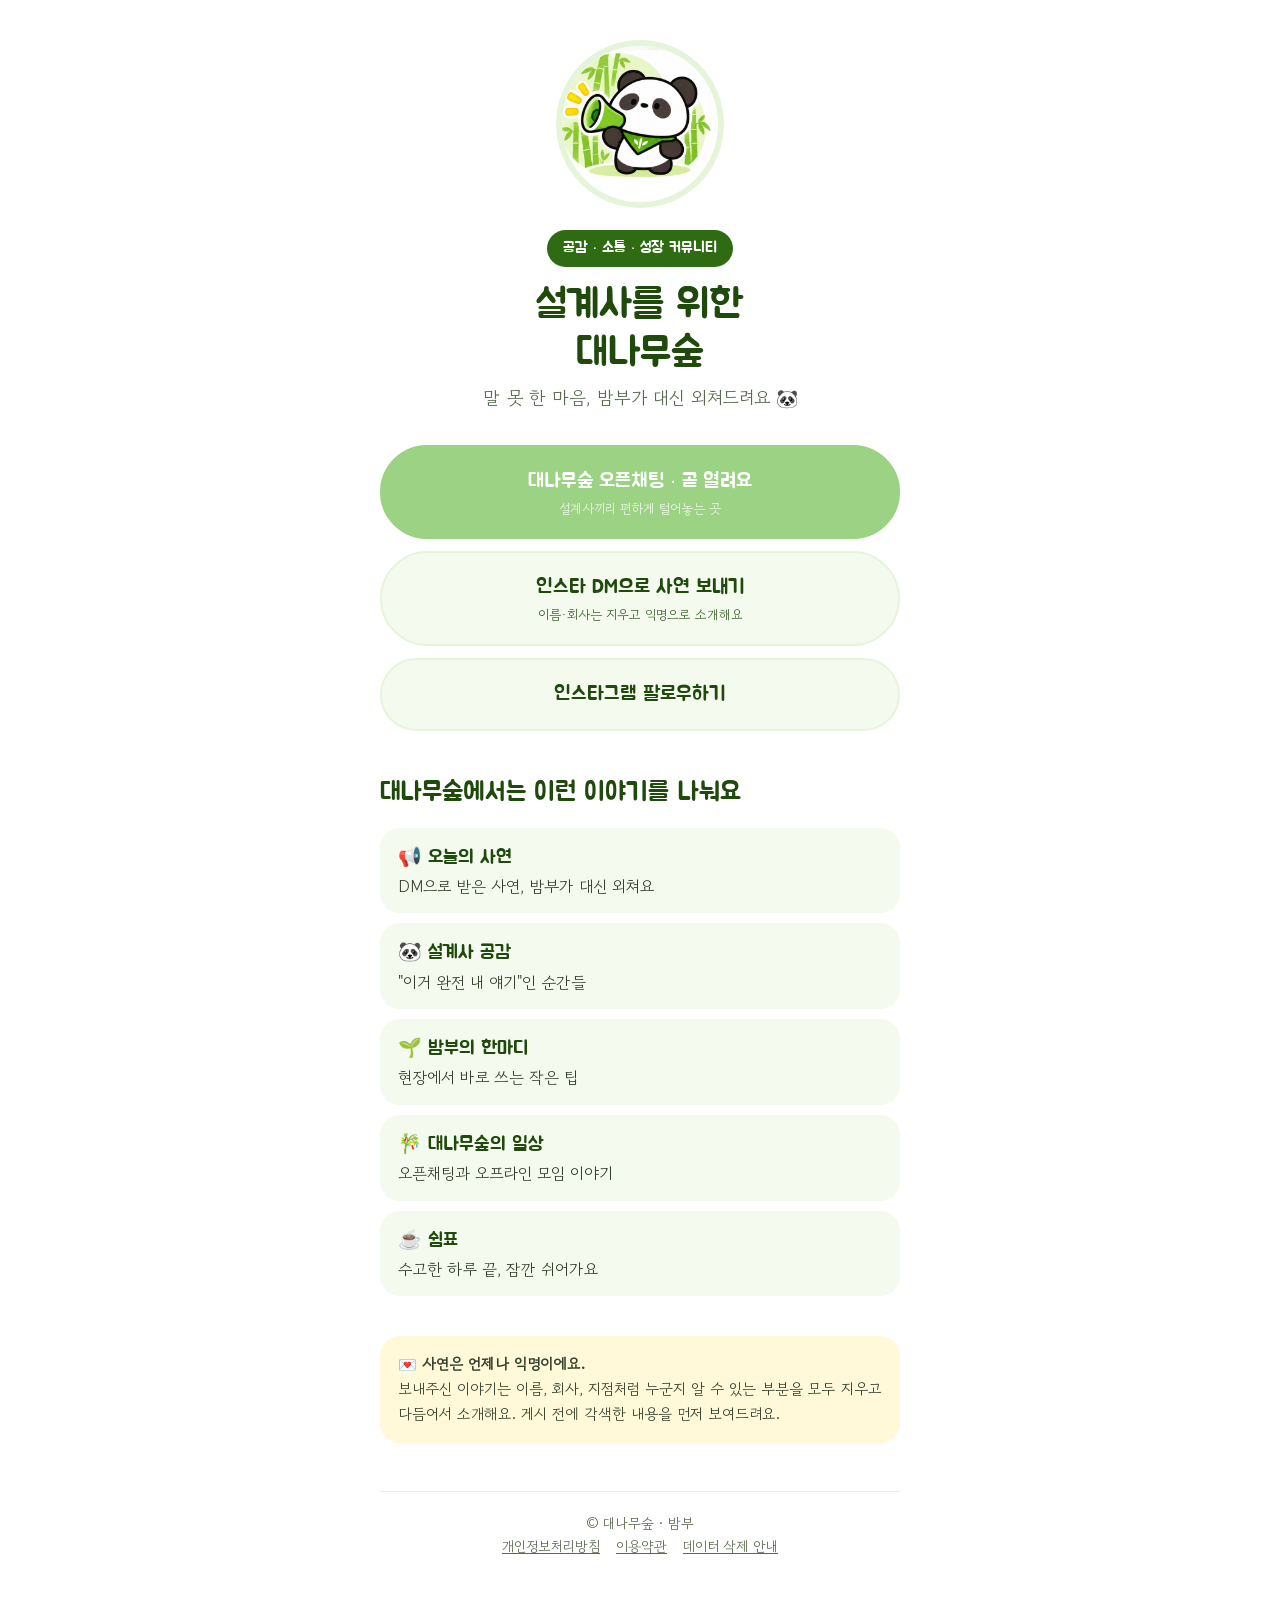
<file: index.html>
<!doctype html><html lang="ko"><head><meta charset="utf-8"><meta name="viewport" content="width=device-width,initial-scale=1"><link rel="preconnect" href="https://fonts.googleapis.com"><link rel="stylesheet" href="https://fonts.googleapis.com/css2?family=Gowun+Dodum&family=Jua&display=swap"><link rel="stylesheet" href="assets/style.css"><link rel="icon" href="assets/bambu.jpg">
<title>설계사를 위한 대나무숲</title>
<meta name="description" content="말 못 한 마음, 밤부가 대신 외쳐드려요. 설계사를 위한 공감·소통·성장 커뮤니티 대나무숲.">
<meta property="og:title" content="설계사를 위한 대나무숲"><meta property="og:description" content="말 못 한 마음, 밤부가 대신 외쳐드려요"><meta property="og:image" content="assets/bambu.jpg">
</head><body><div class="wrap">
<div class="hero">
 <img src="assets/bambu.jpg" alt="확성기를 든 판다 캐릭터 밤부">
 <div style="margin-top:16px"><span class="tag">공감 · 소통 · 성장 커뮤니티</span></div>
 <h1>설계사를 위한<br>대나무숲</h1>
 <p>말 못 한 마음, 밤부가 대신 외쳐드려요 🐼</p>
</div>
<div class="btns">
 <a class="btn main" id="openchat" href="#">대나무숲 오픈채팅 참여하기<small>설계사끼리 편하게 털어놓는 곳</small></a>
 <a class="btn" id="dm" href="#">인스타 DM으로 사연 보내기<small>이름·회사는 지우고 익명으로 소개해요</small></a>
 <a class="btn" id="insta" href="#">인스타그램 팔로우하기</a>
</div>
<section><h2>대나무숲에서는 이런 이야기를 나눠요</h2><div class="cards">
 <div class="card"><b>📢 오늘의 사연</b>DM으로 받은 사연, 밤부가 대신 외쳐요</div>
 <div class="card"><b>🐼 설계사 공감</b>"이거 완전 내 얘기"인 순간들</div>
 <div class="card"><b>🌱 밤부의 한마디</b>현장에서 바로 쓰는 작은 팁</div>
 <div class="card"><b>🎋 대나무숲의 일상</b>오픈채팅과 오프라인 모임 이야기</div>
 <div class="card"><b>☕ 쉼표</b>수고한 하루 끝, 잠깐 쉬어가요</div>
</div></section>
<section><div class="note">💌 <b>사연은 언제나 익명이에요.</b><br>보내주신 이야기는 이름, 회사, 지점처럼 누군지 알 수 있는 부분을 모두 지우고 다듬어서 소개해요. 게시 전에 각색한 내용을 먼저 보여드려요.</div></section>
<footer>© 대나무숲 · 밤부<br><a href="privacy.html">개인정보처리방침</a><a href="terms.html">이용약관</a><a href="data-deletion.html">데이터 삭제 안내</a></footer>
</div>
<script>
// 링크 설정: 아래 값만 바꾸면 버튼이 켜져요
const LINKS = {
  instagram: "https://www.instagram.com/bamboo_forest_official/",
  openchat: ""     // 예: "https://open.kakao.com/o/xxxxxxx"
};
function set(id, url, label){const a=document.getElementById(id); if(url){a.href=url;a.target="_blank";a.rel="noopener";} else {a.classList.add("off"); if(label) a.firstChild.textContent=label;}}
set("openchat", LINKS.openchat, "대나무숲 오픈채팅 · 곧 열려요");
set("dm", LINKS.instagram);
set("insta", LINKS.instagram);
</script>
</body></html>
</file>
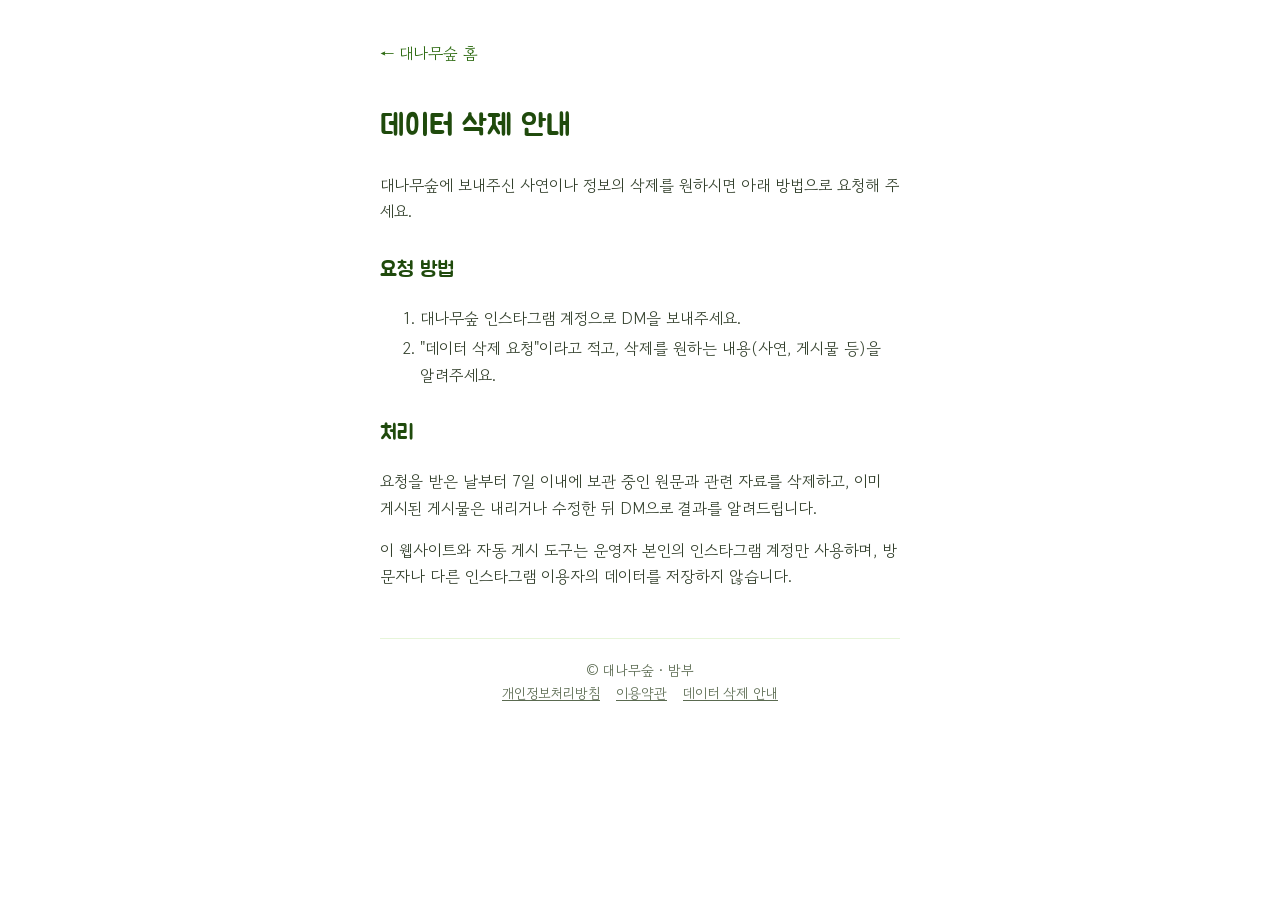
<file: data-deletion.html>
<!doctype html><html lang="ko"><head><meta charset="utf-8"><meta name="viewport" content="width=device-width,initial-scale=1"><link rel="preconnect" href="https://fonts.googleapis.com"><link rel="stylesheet" href="https://fonts.googleapis.com/css2?family=Gowun+Dodum&family=Jua&display=swap"><link rel="stylesheet" href="assets/style.css"><link rel="icon" href="assets/bambu.jpg"><title>데이터 삭제 안내 · 대나무숲</title></head><body><div class="wrap doc">
<a class="back" href="./">← 대나무숲 홈</a>
<h1>데이터 삭제 안내</h1>
<p>대나무숲에 보내주신 사연이나 정보의 삭제를 원하시면 아래 방법으로 요청해 주세요.</p>
<h2>요청 방법</h2>
<ol><li>대나무숲 인스타그램 계정으로 DM을 보내주세요.</li><li>"데이터 삭제 요청"이라고 적고, 삭제를 원하는 내용(사연, 게시물 등)을 알려주세요.</li></ol>
<h2>처리</h2>
<p>요청을 받은 날부터 7일 이내에 보관 중인 원문과 관련 자료를 삭제하고, 이미 게시된 게시물은 내리거나 수정한 뒤 DM으로 결과를 알려드립니다.</p>
<p>이 웹사이트와 자동 게시 도구는 운영자 본인의 인스타그램 계정만 사용하며, 방문자나 다른 인스타그램 이용자의 데이터를 저장하지 않습니다.</p>
<footer>© 대나무숲 · 밤부<br><a href="privacy.html">개인정보처리방침</a><a href="terms.html">이용약관</a><a href="data-deletion.html">데이터 삭제 안내</a></footer>
</div></body></html>
</file>
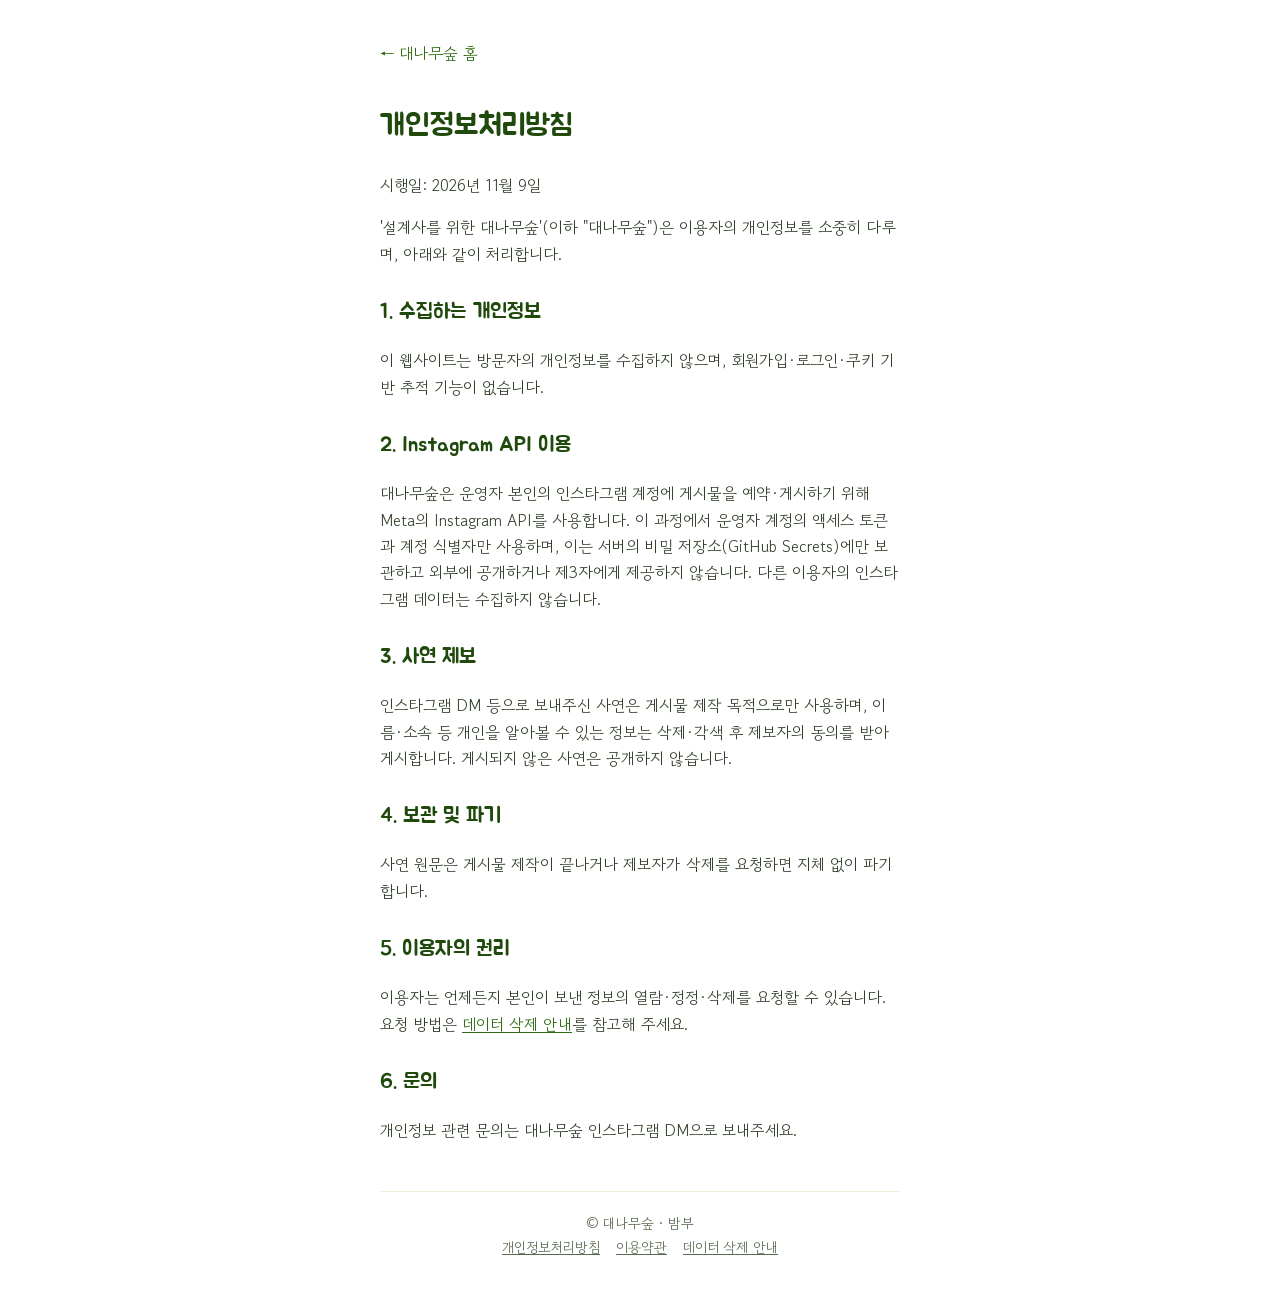
<file: privacy.html>
<!doctype html><html lang="ko"><head><meta charset="utf-8"><meta name="viewport" content="width=device-width,initial-scale=1"><link rel="preconnect" href="https://fonts.googleapis.com"><link rel="stylesheet" href="https://fonts.googleapis.com/css2?family=Gowun+Dodum&family=Jua&display=swap"><link rel="stylesheet" href="assets/style.css"><link rel="icon" href="assets/bambu.jpg"><title>개인정보처리방침 · 대나무숲</title></head><body><div class="wrap doc">
<a class="back" href="./">← 대나무숲 홈</a>
<h1>개인정보처리방침</h1>
<p>시행일: 2026년 11월 9일</p>
<p>'설계사를 위한 대나무숲'(이하 "대나무숲")은 이용자의 개인정보를 소중히 다루며, 아래와 같이 처리합니다.</p>
<h2>1. 수집하는 개인정보</h2>
<p>이 웹사이트는 방문자의 개인정보를 수집하지 않으며, 회원가입·로그인·쿠키 기반 추적 기능이 없습니다.</p>
<h2>2. Instagram API 이용</h2>
<p>대나무숲은 운영자 본인의 인스타그램 계정에 게시물을 예약·게시하기 위해 Meta의 Instagram API를 사용합니다. 이 과정에서 운영자 계정의 액세스 토큰과 계정 식별자만 사용하며, 이는 서버의 비밀 저장소(GitHub Secrets)에만 보관하고 외부에 공개하거나 제3자에게 제공하지 않습니다. 다른 이용자의 인스타그램 데이터는 수집하지 않습니다.</p>
<h2>3. 사연 제보</h2>
<p>인스타그램 DM 등으로 보내주신 사연은 게시물 제작 목적으로만 사용하며, 이름·소속 등 개인을 알아볼 수 있는 정보는 삭제·각색 후 제보자의 동의를 받아 게시합니다. 게시되지 않은 사연은 공개하지 않습니다.</p>
<h2>4. 보관 및 파기</h2>
<p>사연 원문은 게시물 제작이 끝나거나 제보자가 삭제를 요청하면 지체 없이 파기합니다.</p>
<h2>5. 이용자의 권리</h2>
<p>이용자는 언제든지 본인이 보낸 정보의 열람·정정·삭제를 요청할 수 있습니다. 요청 방법은 <a href="data-deletion.html">데이터 삭제 안내</a>를 참고해 주세요.</p>
<h2>6. 문의</h2>
<p>개인정보 관련 문의는 대나무숲 인스타그램 DM으로 보내주세요.</p>
<footer>© 대나무숲 · 밤부<br><a href="privacy.html">개인정보처리방침</a><a href="terms.html">이용약관</a><a href="data-deletion.html">데이터 삭제 안내</a></footer>
</div></body></html>
</file>
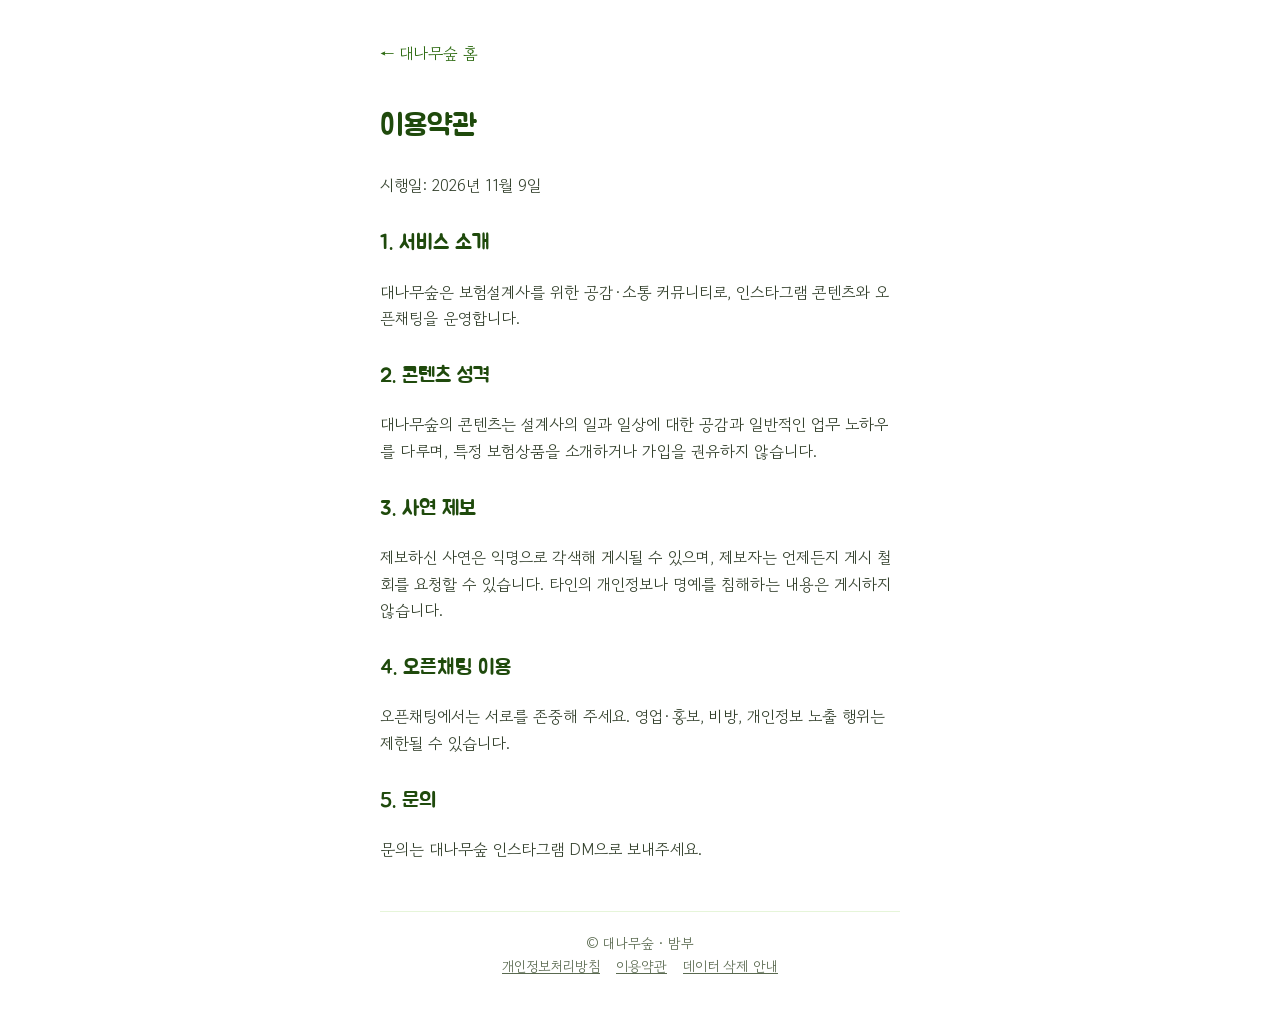
<file: terms.html>
<!doctype html><html lang="ko"><head><meta charset="utf-8"><meta name="viewport" content="width=device-width,initial-scale=1"><link rel="preconnect" href="https://fonts.googleapis.com"><link rel="stylesheet" href="https://fonts.googleapis.com/css2?family=Gowun+Dodum&family=Jua&display=swap"><link rel="stylesheet" href="assets/style.css"><link rel="icon" href="assets/bambu.jpg"><title>이용약관 · 대나무숲</title></head><body><div class="wrap doc">
<a class="back" href="./">← 대나무숲 홈</a>
<h1>이용약관</h1>
<p>시행일: 2026년 11월 9일</p>
<h2>1. 서비스 소개</h2>
<p>대나무숲은 보험설계사를 위한 공감·소통 커뮤니티로, 인스타그램 콘텐츠와 오픈채팅을 운영합니다.</p>
<h2>2. 콘텐츠 성격</h2>
<p>대나무숲의 콘텐츠는 설계사의 일과 일상에 대한 공감과 일반적인 업무 노하우를 다루며, 특정 보험상품을 소개하거나 가입을 권유하지 않습니다.</p>
<h2>3. 사연 제보</h2>
<p>제보하신 사연은 익명으로 각색해 게시될 수 있으며, 제보자는 언제든지 게시 철회를 요청할 수 있습니다. 타인의 개인정보나 명예를 침해하는 내용은 게시하지 않습니다.</p>
<h2>4. 오픈채팅 이용</h2>
<p>오픈채팅에서는 서로를 존중해 주세요. 영업·홍보, 비방, 개인정보 노출 행위는 제한될 수 있습니다.</p>
<h2>5. 문의</h2>
<p>문의는 대나무숲 인스타그램 DM으로 보내주세요.</p>
<footer>© 대나무숲 · 밤부<br><a href="privacy.html">개인정보처리방침</a><a href="terms.html">이용약관</a><a href="data-deletion.html">데이터 삭제 안내</a></footer>
</div></body></html>
</file>
<file: assets/style.css>
:root{--g:#4CAF1F;--gd:#2E6B12;--gdd:#1F4A0C;--gl:#E6F5D9;--gs:#F4FAEE;--y:#FFD84D;--t:#33402C;--m:#5A6A50}
*{box-sizing:border-box}
body{margin:0;background:#fff;color:var(--t);font-family:'Gowun Dodum',system-ui,sans-serif;line-height:1.65}
a{color:var(--gd)}
.wrap{max-width:560px;margin:0 auto;padding:40px 20px 56px}
h1,h2,h3,.jua{font-family:'Jua',sans-serif;font-weight:400;color:var(--gdd)}
.hero{text-align:center}
.hero img{width:168px;height:168px;border-radius:50%;border:6px solid var(--gl);object-fit:cover}
.tag{display:inline-block;background:var(--gd);color:#fff;font-family:'Jua',sans-serif;padding:6px 16px;border-radius:999px;font-size:15px}
.hero h1{font-size:40px;margin:14px 0 6px;line-height:1.2}
.hero p{margin:0;font-size:18px;color:var(--m)}
.btns{display:flex;flex-direction:column;gap:12px;margin:32px 0}
.btn{display:block;text-align:center;font-family:'Jua',sans-serif;font-size:20px;padding:18px 20px;border-radius:999px;text-decoration:none;background:var(--gs);color:var(--gdd);border:2px solid var(--gl)}
.btn.main{background:var(--g);color:#fff;border-color:var(--g)}
.btn.off{opacity:.55;pointer-events:none}
.btn small{display:block;font-family:'Gowun Dodum',sans-serif;font-size:13px;opacity:.85}
section{margin-top:40px}
section h2{font-size:26px;margin:0 0 14px}
.cards{display:grid;gap:10px}
.card{background:var(--gs);border-radius:20px;padding:14px 18px}
.card b{font-family:'Jua',sans-serif;font-weight:400;font-size:19px;color:var(--gdd);display:block}
.note{background:#FFF8D9;border-radius:20px;padding:16px 18px;font-size:15px}
footer{margin-top:48px;padding-top:20px;border-top:1px solid var(--gl);font-size:14px;color:var(--m);text-align:center}
footer a{margin:0 8px;color:var(--m)}
.doc h1{font-size:30px}.doc h2{font-size:21px;margin-top:28px}.doc li{margin:4px 0}
.back{display:inline-block;margin-bottom:16px;text-decoration:none}
</file>
